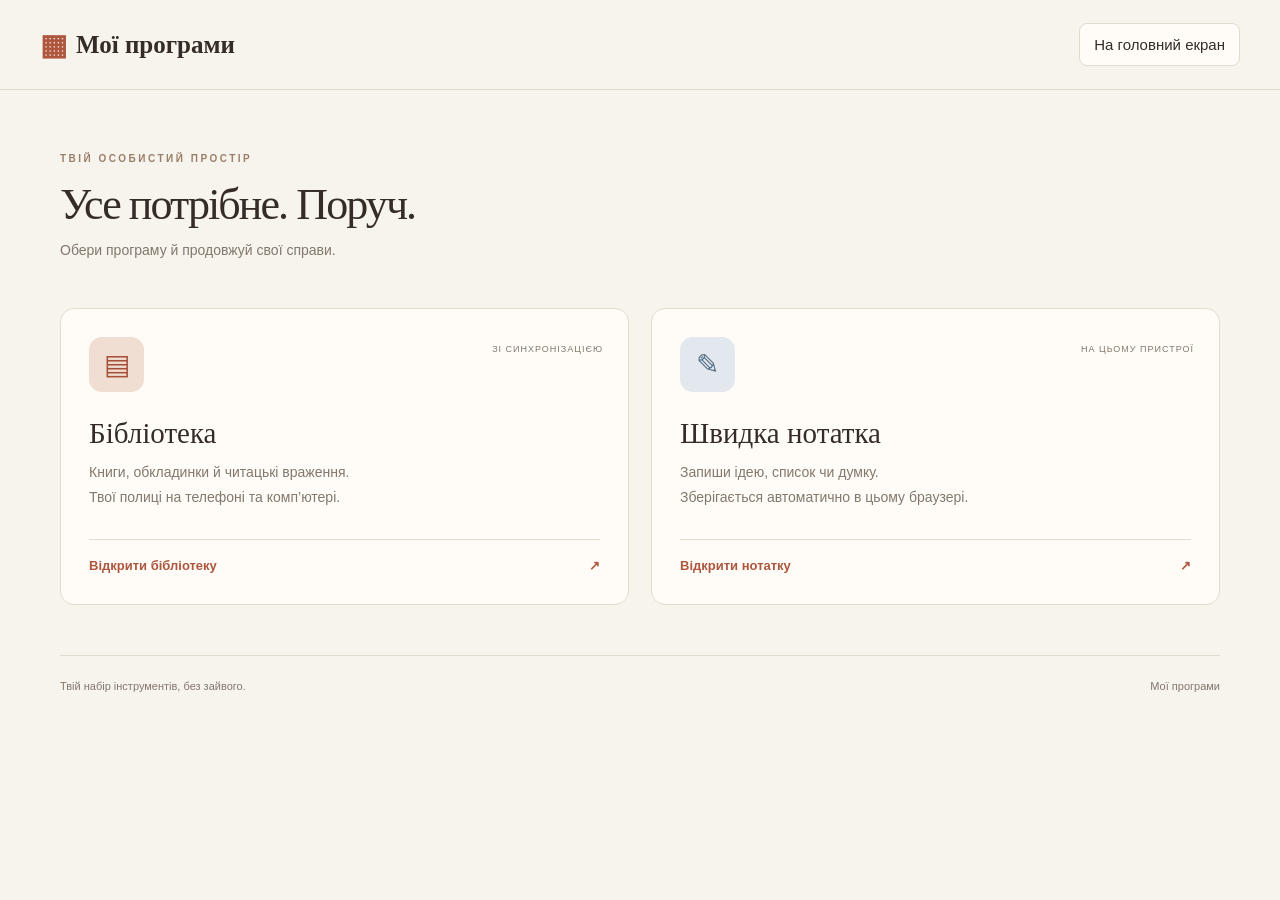
<file: index.html>
<!doctype html><html lang="uk"><head><meta charset="utf-8"><meta name="viewport" content="width=device-width,initial-scale=1,viewport-fit=cover"><meta name="theme-color" content="#f7f3ed"><meta name="apple-mobile-web-app-capable" content="yes"><link rel="manifest" href="./manifest.webmanifest?v=library-4"><link rel="apple-touch-icon" href="./icon-192.png"><link rel="icon" href="./icon-192.png"><link rel="stylesheet" href="./style.css?v=library-4"><title>Мої програми</title></head><body><header class="topbar"><a class="brand" href="./"><span class="mark">▦</span> Мої програми</a><button id="install" class="quiet">На головний екран</button></header><main class="hub"><div class="hub-intro"><span class="eyebrow">ТВІЙ ОСОБИСТИЙ ПРОСТІР</span><h1>Усе потрібне. Поруч.</h1><p>Обери програму й продовжуй свої справи.</p></div><p id="installHelp" class="notice" hidden>Android: меню Chrome → «Встановити додаток». iPhone: Safari → «Поділитися» → «На Початковий екран».</p><section class="app-grid" aria-label="Мої програми"><a href="./library.html" class="app-card"><div class="app-icon terracotta">▤</div><span class="app-tag">ЗІ СИНХРОНІЗАЦІЄЮ</span><h2>Бібліотека</h2><p>Книги, обкладинки й читацькі враження.<br>Твої полиці на телефоні та комп’ютері.</p><div class="app-open">Відкрити бібліотеку <span>↗</span></div></a><button id="openNote" class="app-card"><div class="app-icon blue">✎</div><span class="app-tag">НА ЦЬОМУ ПРИСТРОЇ</span><h2>Швидка нотатка</h2><p>Запиши ідею, список чи думку.<br>Зберігається автоматично в цьому браузері.</p><div class="app-open">Відкрити нотатку <span>↗</span></div></button></section><footer><span>Твій набір інструментів, без зайвого.</span><span>Мої програми</span></footer></main><dialog id="noteDialog"><div class="dialog-head"><h2>Швидка нотатка</h2><button id="closeNote" class="quiet" aria-label="Закрити нотатку">×</button></div><label for="note">Твої записи</label><textarea id="note" rows="10" placeholder="Що хочеться запам’ятати?"></textarea><p class="small" id="noteState" role="status">Зберігається лише в цьому браузері. Ця нотатка не синхронізується.</p></dialog><script src="./hub.js?v=library-4"></script></body></html>
</file>
<file: style.css>
*{box-sizing:border-box} [hidden]{display:none!important} :root{--paper:#f7f3ed;--ink:#352c27;--muted:#82786d;--line:#e4dbcf;--accent:#ae573e}body{margin:0;background:var(--paper);color:var(--ink);font:15px/1.55 Arial,sans-serif}button,input,select,textarea{font:inherit}button,a,input,select,textarea{-webkit-tap-highlight-color:transparent}button{cursor:pointer;min-height:42px}button:disabled{opacity:.5;cursor:wait}button:focus-visible,a:focus-visible,input:focus-visible,select:focus-visible,textarea:focus-visible{outline:3px solid #b67857;outline-offset:3px}button{border:0;border-radius:8px;background:transparent;color:inherit}a{color:inherit}.topbar{max-width:1320px;margin:auto;padding:23px 40px;display:flex;justify-content:space-between;align-items:center;border-bottom:1px solid var(--line)}.brand{font:700 25px Georgia,serif;text-decoration:none;display:flex;align-items:center;gap:9px}.brand-dot{color:var(--accent);margin-left:-8px}.mark{font-size:29px;color:var(--accent)}.top-actions{display:flex;gap:18px;align-items:center}.muted,.small{color:var(--muted)}.muted{font-size:12px}.quiet{padding:9px 14px;border:1px solid var(--line);background:#fffcf7}.primary{background:var(--accent);color:#fff;padding:12px 22px;font-weight:600;box-shadow:0 3px 0 #7e3c2910}.primary:hover{background:#954730}main{max-width:1240px;margin:auto;padding:0 40px}.hero{display:flex;justify-content:space-between;align-items:center;padding:52px 0 44px;min-height:325px}.eyebrow{font-size:10px;letter-spacing:2.5px;font-weight:700;color:#997f69}h1{font:normal clamp(39px,4.7vw,65px)/1.07 Georgia,serif;letter-spacing:-1.9px;margin:17px 0}h1 em{color:var(--accent);font-weight:400}.hero p{color:var(--muted);font-size:14px;line-height:1.8}.book-art{position:relative;width:380px;height:252px;flex-shrink:0}.art-book{position:absolute;width:142px;height:204px;padding:23px 18px;font:22px/1.2 Georgia,serif;box-shadow:inset 5px 0 #0002,7px 11px 17px #4b321324;border-radius:2px 6px 6px 2px;display:flex;flex-direction:column;justify-content:center}.art-book span{font:8px Arial,sans-serif;letter-spacing:1px;margin-top:40px}.b1{background:#c79c71;color:#493a29;left:38px;top:26px;transform:rotate(-13deg)}.b2{background:#64778e;color:#faf5e9;left:174px;top:10px;transform:rotate(11deg)}.art-star{position:absolute;right:6px;bottom:9px;font-size:50px;color:#b47452}.login-panel{border:1px solid var(--line);border-radius:16px;background:#fffdf8;padding:32px;display:grid;grid-template-columns:1fr 1fr;gap:55px;margin:10px 0 45px}.login-panel h2,.library-heading h2{font:32px Georgia,serif;margin:10px 0}.login-panel p{color:var(--muted)}label{display:block;font-size:12px;font-weight:600}input,select,textarea{width:100%;border:1px solid var(--line);background:#fffdf9;border-radius:8px;padding:11px 12px;color:var(--ink);font-size:14px;margin:5px 0 13px}textarea{resize:vertical}form .primary{width:auto}.small{font-size:11px;line-height:1.6}.library-heading{display:flex;justify-content:space-between;align-items:center;padding-top:28px;border-top:1px solid var(--line)}.counter{font:14px Arial,sans-serif;background:#e9e0d4;border-radius:20px;padding:5px 10px;vertical-align:middle;margin-left:8px}.tools{display:flex;gap:12px;margin:23px 0 16px}.search{display:flex;align-items:center;gap:10px;border:1px solid var(--line);background:#fffdf9;border-radius:8px;padding:0 15px;flex:1;font-size:22px}.search input{border:0;background:transparent;margin:0;padding-left:0;outline-offset:-2px}.tools select{width:170px;margin:0}.shelves{display:flex;gap:7px;border-bottom:1px solid var(--line);margin-bottom:27px;overflow:auto}.shelves button{white-space:nowrap;border-radius:0;padding:13px 14px;color:var(--muted);font-size:13px;border-bottom:2px solid transparent}.shelves button[aria-pressed=true]{color:var(--accent);border-color:var(--accent);font-weight:700}.shelves span{font-size:10px;margin-left:7px;background:#ebe4da;padding:2px 5px;border-radius:4px}.books{display:grid;grid-template-columns:repeat(4,minmax(0,1fr));gap:28px 25px}.book-card{min-width:0}.cover-button{display:block;padding:0;width:100%;text-align:left}.cover-stage{height:240px;background:#ede6dc;border:1px solid #e5ddcf;border-radius:10px;display:grid;place-items:center;padding:21px;position:relative;overflow:hidden}.cover-stage img{height:100%;max-width:100%;object-fit:contain;box-shadow:5px 7px 10px #38291d25;border-radius:2px}.book-placeholder{height:100%;width:135px;max-width:100%;padding:22px 16px;border-radius:2px 6px 6px 2px;background:var(--book-color,#8e6470);color:#fff8eb;box-shadow:inset 5px 0 #0002,5px 7px 10px #38291d25;display:flex;flex-direction:column;justify-content:space-between;text-align:center}.book-placeholder strong{font:22px/1.2 Georgia,serif;overflow-wrap:anywhere;display:-webkit-box;-webkit-line-clamp:4;-webkit-box-orient:vertical;overflow:hidden}.book-placeholder small{font-size:10px;overflow:hidden}.cover-symbol{font-size:25px;opacity:.7}.book-card h3{font:21px/1.25 Georgia,serif;margin:14px 0 4px;overflow-wrap:anywhere}.book-card p{font-size:12px;color:var(--muted);margin:0 0 9px}.card-bottom{display:flex;align-items:center;gap:7px}.card-bottom select{font-size:11px;margin:0;padding:7px;min-width:0}.stars{color:#ac6a37;font-size:11px;white-space:nowrap}.empty{text-align:center;padding:37px 15px 53px;border:1px dashed #d9caba;border-radius:14px;background:#fbf8f2}.empty>div{color:#b69072;font-size:46px}.empty h3{font:27px Georgia,serif;margin:9px}.empty p{font-size:13px;color:var(--muted);margin:12px auto 24px;max-width:450px}.backup-bar{margin:39px 0 25px;border:1px solid var(--line);border-radius:10px;padding:20px 23px;display:flex;justify-content:space-between;gap:20px;align-items:center}.backup-bar b{font:19px Georgia,serif}.backup-bar p{font-size:12px;color:var(--muted);margin:4px 0}.backup-bar>div:last-child{display:flex;gap:8px}footer{border-top:1px solid var(--line);padding:22px 0;display:flex;justify-content:space-between;font-size:11px;color:var(--muted)}.text-button{min-height:30px;padding:0;font-size:inherit;text-decoration:underline;color:var(--muted)}dialog{border:1px solid var(--line);border-radius:18px;width:min(780px,94vw);max-height:92dvh;background:var(--paper);padding:28px;color:var(--ink)}dialog::backdrop{background:#30251d80;backdrop-filter:blur(3px)}.dialog-head{display:flex;justify-content:space-between;align-items:flex-start;margin-bottom:24px}.dialog-head h2{font:30px Georgia,serif;margin:6px 0}.dialog-head button{font-size:24px;padding:0 13px}.editor-grid{display:grid;grid-template-columns:180px 1fr;gap:28px}.cover-preview{height:250px;background:#e8ddcf;border:1px dashed #bba38c;border-radius:5px;display:grid;place-items:center;overflow:hidden;font-size:50px;color:#b38e6c}.cover-preview img{width:100%;height:100%;object-fit:contain}.upload-label{display:block;position:relative;background:#fffdf8;border:1px solid var(--line);text-align:center;border-radius:8px;padding:10px;margin:13px 0 5px;cursor:pointer}.upload-label input{position:absolute;inset:0;opacity:0;cursor:pointer;width:100%;height:100%;margin:0;padding:0}.field-row{display:grid;grid-template-columns:1fr 1fr;gap:14px}.dialog-footer{display:flex;justify-content:space-between;gap:15px;border-top:1px solid var(--line);padding-top:18px}.danger{color:#a44437}.text-link{display:block;color:var(--accent);font-size:12px;margin-bottom:12px}#toast{position:fixed;bottom:25px;left:50%;transform:translateX(-50%);background:#44352c;color:#fff8ee;padding:14px 22px;border-radius:12px;z-index:20;max-width:90vw;font-size:13px;box-shadow:0 8px 30px #0002}#formError,#loginError{color:#a12b20;font-size:13px}.notice{background:#eee4d8;padding:16px;border-radius:9px;font-size:13px}#noteDialog{width:520px}@media(max-width:1000px){.books{grid-template-columns:repeat(3,minmax(0,1fr))}.top-actions .muted{display:none}.book-art{width:340px}.login-panel{gap:30px}}@media(max-width:700px){.topbar{padding:18px 20px}.brand{font-size:21px}.top-actions{gap:7px}.top-actions button{font-size:11px;padding:7px 10px}main{padding:0 20px}.hero{padding:35px 0 20px;min-height:250px;position:relative;overflow:hidden}.hero>div:first-child{position:relative;z-index:1}.hero h1{font-size:39px}.hero p{font-size:12px}.book-art{width:165px;height:205px;margin-right:-32px;opacity:.5;position:absolute;right:0;bottom:0}.art-book{width:88px;height:145px;font-size:15px;padding:15px 10px}.art-book span{font-size:6px;margin-top:23px}.b1{left:0;top:30px}.b2{left:71px;top:16px}.art-star{display:none}.eyebrow{font-size:9px;letter-spacing:1.8px}.login-panel{grid-template-columns:1fr;gap:15px;padding:24px}.library-heading h2{font-size:25px}.library-heading>.primary{font-size:12px;padding:11px}.tools{flex-wrap:wrap}.search{flex-basis:100%}.tools select{flex:1}.tools button{font-size:12px}.shelves button{padding:11px 8px;font-size:12px}.books{grid-template-columns:repeat(2,minmax(0,1fr));gap:25px 14px}.cover-stage{height:215px;padding:16px}.book-placeholder strong{font-size:18px}.book-card h3{font-size:19px}.card-bottom{flex-wrap:wrap}.card-bottom select{width:100%}.backup-bar{flex-direction:column;align-items:flex-start;padding:18px}.backup-bar button{font-size:12px;padding:9px}footer{flex-direction:column;gap:8px}dialog{padding:20px}.editor-grid{grid-template-columns:1fr;gap:16px}.editor-grid>div:first-child{max-width:150px;margin:auto}.cover-preview{height:190px}.editor-grid>div:first-child .small{display:none}.dialog-head{margin-bottom:16px}.dialog-head h2{font-size:26px}}@media(prefers-reduced-motion:no-preference){button,.cover-stage{transition:background .15s,transform .15s}.cover-button:hover .cover-stage{transform:translateY(-3px)}}
.hub{min-height:80vh}.hub-intro{padding:55px 0 35px}.hub-intro h1{font-size:44px;margin:12px 0}.hub-intro p{color:var(--muted);font-size:14px;margin:12px 0}.app-grid{display:grid;grid-template-columns:1fr 1fr;gap:22px;margin-bottom:50px}.app-card{display:block;position:relative;text-align:left;text-decoration:none;border:1px solid var(--line);border-radius:14px;background:#fffcf7;padding:28px;color:var(--ink)}.app-card:hover{border-color:#c5a58d;background:#fffefa}.app-icon{width:55px;height:55px;border-radius:13px;font-size:28px;display:grid;place-items:center;margin-bottom:25px}.terracotta{color:#a65037;background:#f0ded3}.blue{color:#536d85;background:#e2e8ee}.app-tag{position:absolute;right:25px;top:34px;color:var(--muted);font-size:9px;letter-spacing:1px}.app-card h2{font:29px Georgia,serif;margin:10px 0}.app-card p{font:14px/1.8 Arial,sans-serif;color:var(--muted);margin:10px 0 28px}.app-open{border-top:1px solid var(--line);padding-top:16px;display:flex;justify-content:space-between;color:var(--accent);font-size:13px;font-weight:600}.breadcrumb{display:flex;gap:12px;color:var(--muted);font-size:12px;padding:25px 0}.breadcrumb a{text-decoration:none}.breadcrumb+.notice{margin-top:0}#library .library-heading{border-top:0;padding-top:5px}.login-panel{margin-top:5px}@media(max-width:700px){.hub-intro{padding:35px 0 22px}.hub-intro h1{font-size:35px}.app-grid{grid-template-columns:1fr;gap:16px;margin-bottom:30px}.app-card{padding:23px}.app-card h2{font-size:26px}.app-icon{margin-bottom:18px}.app-tag{font-size:8px;right:23px;top:32px}.app-card p{font-size:13px}.breadcrumb{padding:20px 0}.topbar .brand{font-size:20px}.library-heading{gap:8px}}

.view-toolbar{display:flex;align-items:center;gap:14px;flex-wrap:wrap;margin:-8px 0 24px}.view-toolbar>select{width:min(310px,100%);margin:0}.view-modes{display:flex;gap:3px;margin-left:auto;padding:3px;border:1px solid var(--line);border-radius:10px}.view-modes button{font-size:12px;padding:7px 12px;min-height:36px}.view-modes button[aria-pressed=true]{background:#eadbcf;color:#88472f}.book-title{font:inherit;text-align:left;min-height:0;padding:0;border-radius:3px}.book-title:hover{text-decoration:underline}.category-tag{display:inline-block;font-size:10px;color:#886d58;background:#eee5da;border-radius:5px;padding:3px 7px;margin:0 0 9px;max-width:100%;overflow-wrap:anywhere}.books[data-view=compact],.books[data-view=text]{grid-template-columns:1fr;gap:0}.books[data-view=compact] .book-card,.books[data-view=text] .book-card{display:grid;grid-template-columns:64px minmax(0,1fr) 160px;gap:18px;align-items:center;border-bottom:1px solid var(--line);padding:14px 0}.books[data-view=compact] .cover-stage{height:86px;padding:6px;border-radius:5px}.books[data-view=compact] .book-placeholder{padding:7px 4px}.books[data-view=compact] .book-placeholder strong{font-size:10px;-webkit-line-clamp:4}.books[data-view=compact] .book-placeholder small,.books[data-view=compact] .cover-symbol{display:none}.books[data-view=compact] h3,.books[data-view=text] h3{font-size:19px;margin:0 0 4px}.books[data-view=compact] .book-card p,.books[data-view=text] .book-card p{margin-bottom:4px}.books[data-view=compact] .category-tag,.books[data-view=text] .category-tag{margin:0}.books[data-view=text] .book-card{grid-template-columns:minmax(0,1fr) 160px}.books[data-view=text] .cover-button{display:none}.books[data-view=text] .category-tag{background:transparent;padding:0;color:var(--muted)}
@media(max-width:700px){.view-toolbar{gap:10px}.view-toolbar>select{width:100%;flex:1;min-width:200px}.view-modes{margin-left:0}.view-modes button{padding:7px 11px}.books[data-view=compact] .book-card{grid-template-columns:50px minmax(0,1fr);gap:10px 14px}.books[data-view=compact] .cover-button{grid-row:1/3}.books[data-view=compact] .cover-stage{height:72px;padding:4px}.books[data-view=compact] .card-bottom{grid-column:2}.books[data-view=text] .book-card{grid-template-columns:minmax(0,1fr);gap:8px}.books[data-view=compact] .card-bottom select,.books[data-view=text] .card-bottom select{width:auto;max-width:190px}.books[data-view=compact] h3,.books[data-view=text] h3{font-size:18px}}
</file>
